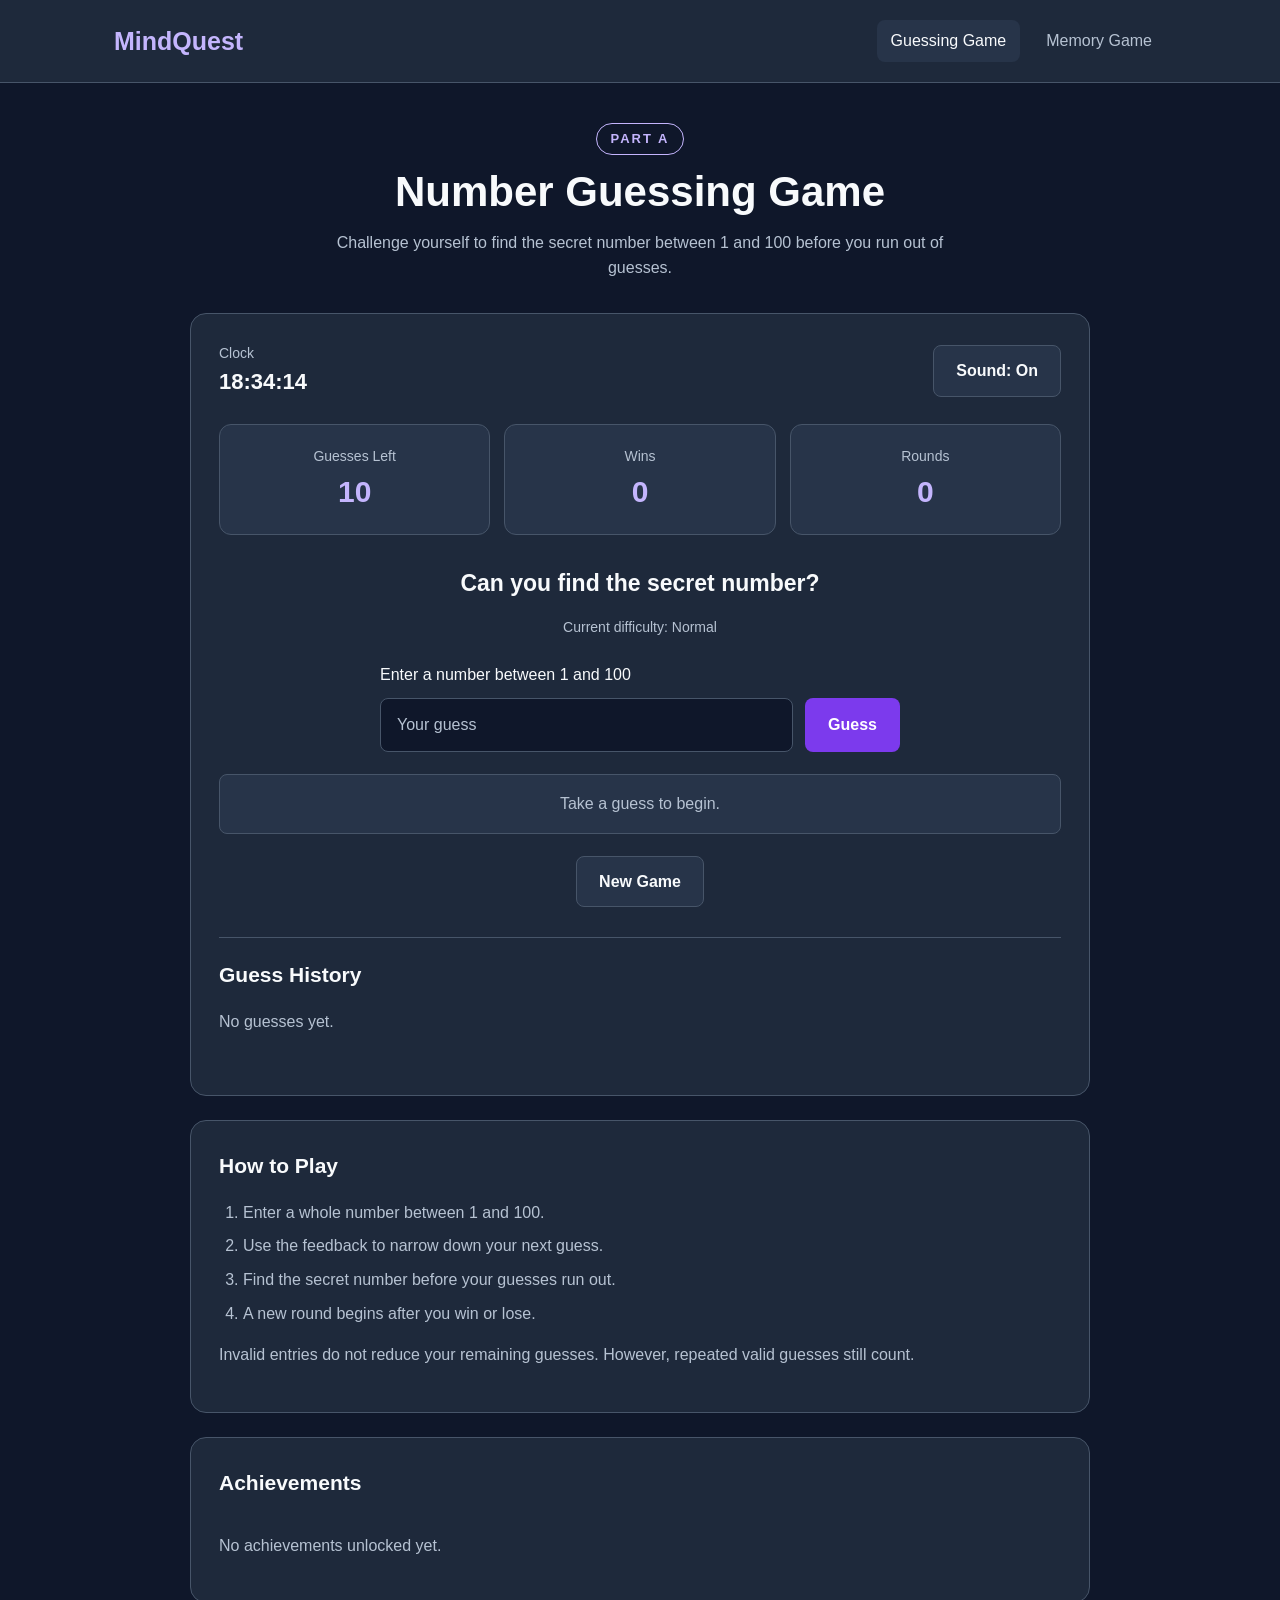
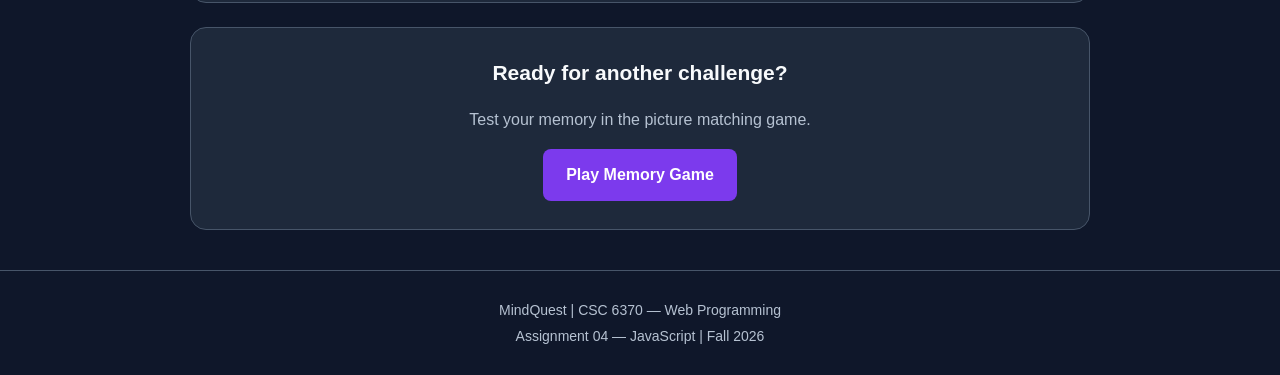
<file: index.html>
<!DOCTYPE html>
<html lang="en">
<head>
    <meta charset="UTF-8">
    <meta name="viewport" content="width=device-width, initial-scale=1.0">
    <title>MindQuest | Number Guessing Game</title>
    <link rel="stylesheet" href="css/style.css">
    <script src="js/guessing.js" defer></script>
</head>
<body>

    <!-- Navigation between the two games -->
    <header class="site-header">
        <nav class="navbar" aria-label="Main navigation">
            <a href="index.html" class="logo">MindQuest</a>

            <div class="nav-links">
                <a href="index.html" class="active" aria-current="page">
                    Guessing Game
                </a>
                <a href="memory.html">Memory Game</a>
            </div>
        </nav>
    </header>

    <main class="container">

        <section class="intro">
            <span class="tag">PART A</span>
            <h1>Number Guessing Game</h1>
            <p>
                Challenge yourself to find the secret number
                between 1 and 100 before you run out of guesses.
            </p>
        </section>

        <section class="game-panel" aria-label="Number guessing game">

            <!-- Clock and sound controls -->
            <div class="game-toolbar">
                <div class="clock-box">
                    <span class="small-label">Clock</span>
                    <span id="clock">--:--:--</span>
                </div>

                <button type="button" id="sound-toggle"
                        class="secondary-button" aria-pressed="true">
                    Sound: On
                </button>
            </div>

            <!-- Game statistics are updated using JavaScript -->
            <div class="stats-grid">
                <div class="stat-card">
                    <span class="small-label">Guesses Left</span>
                    <strong id="guesses-left">10</strong>
                </div>

                <div class="stat-card">
                    <span class="small-label">Wins</span>
                    <strong id="wins">0</strong>
                </div>

                <div class="stat-card">
                    <span class="small-label">Rounds</span>
                    <strong id="rounds">0</strong>
                </div>
            </div>

            <div class="guess-area">
                <h2>Can you find the secret number?</h2>

                <p id="difficulty-message">
                    Current difficulty: Normal
                </p>

                <!-- Using a form allows the player to press Enter -->
                <form id="guess-form" novalidate>
                    <label for="guess-input">
                        Enter a number between 1 and 100
                    </label>

                    <div class="input-group">
                        <input
                            type="number"
                            id="guess-input"
                            min="1"
                            max="100"
                            step="1"
                            placeholder="Your guess"
                            required
                        >

                        <button type="submit" class="primary-button">
                            Guess
                        </button>
                    </div>
                </form>

                <!-- Feedback is announced to screen-reader users -->
                <div id="feedback" class="feedback"
                     role="status" aria-live="polite">
                    Take a guess to begin.
                </div>

                <button type="button" id="restart-button"
                        class="secondary-button">
                    New Game
                </button>
            </div>

            <section class="history-section">
                <h2>Guess History</h2>
                <p id="empty-history">No guesses yet.</p>
                <ol id="guess-history" class="guess-history"></ol>
            </section>

        </section>

        <section class="information-panel">
            <h2>How to Play</h2>

            <ol>
                <li>Enter a whole number between 1 and 100.</li>
                <li>Use the feedback to narrow down your next guess.</li>
                <li>Find the secret number before your guesses run out.</li>
                <li>A new round begins after you win or lose.</li>
            </ol>

            <p>
                Invalid entries do not reduce your remaining guesses.
                However, repeated valid guesses still count.
            </p>
        </section>

        <!-- Players will earn badges as they complete milestones -->
        <section class="information-panel">
            <h2>Achievements</h2>

            <div id="achievements" class="achievement-grid">
                <p>No achievements unlocked yet.</p>
            </div>
        </section>

        <section class="next-game">
            <h2>Ready for another challenge?</h2>
            <p>Test your memory in the picture matching game.</p>
            <a href="memory.html" class="primary-button">
                Play Memory Game
            </a>
        </section>

    </main>

    <footer>
        <p>MindQuest | CSC 6370 — Web Programming</p>
        <p>Assignment 04 — JavaScript | Fall 2026</p>
    </footer>

</body>
</html>
</file>
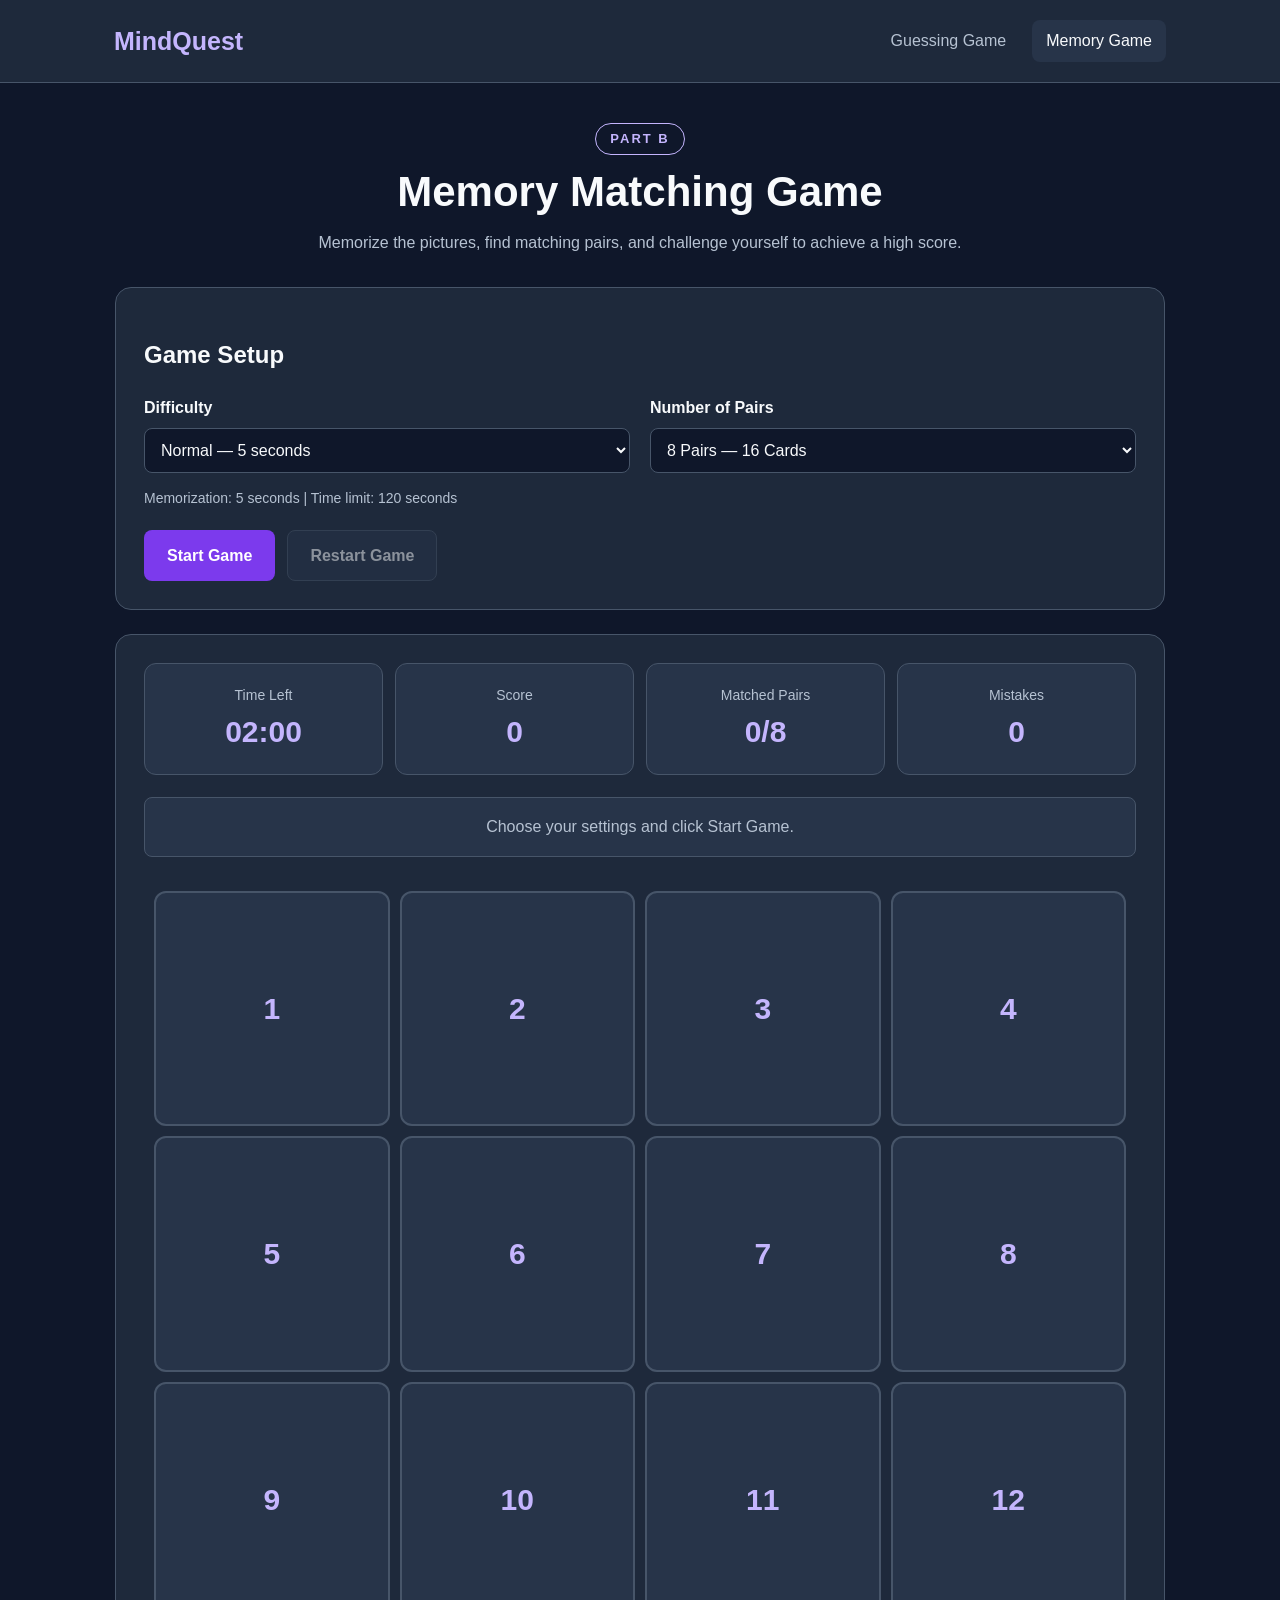
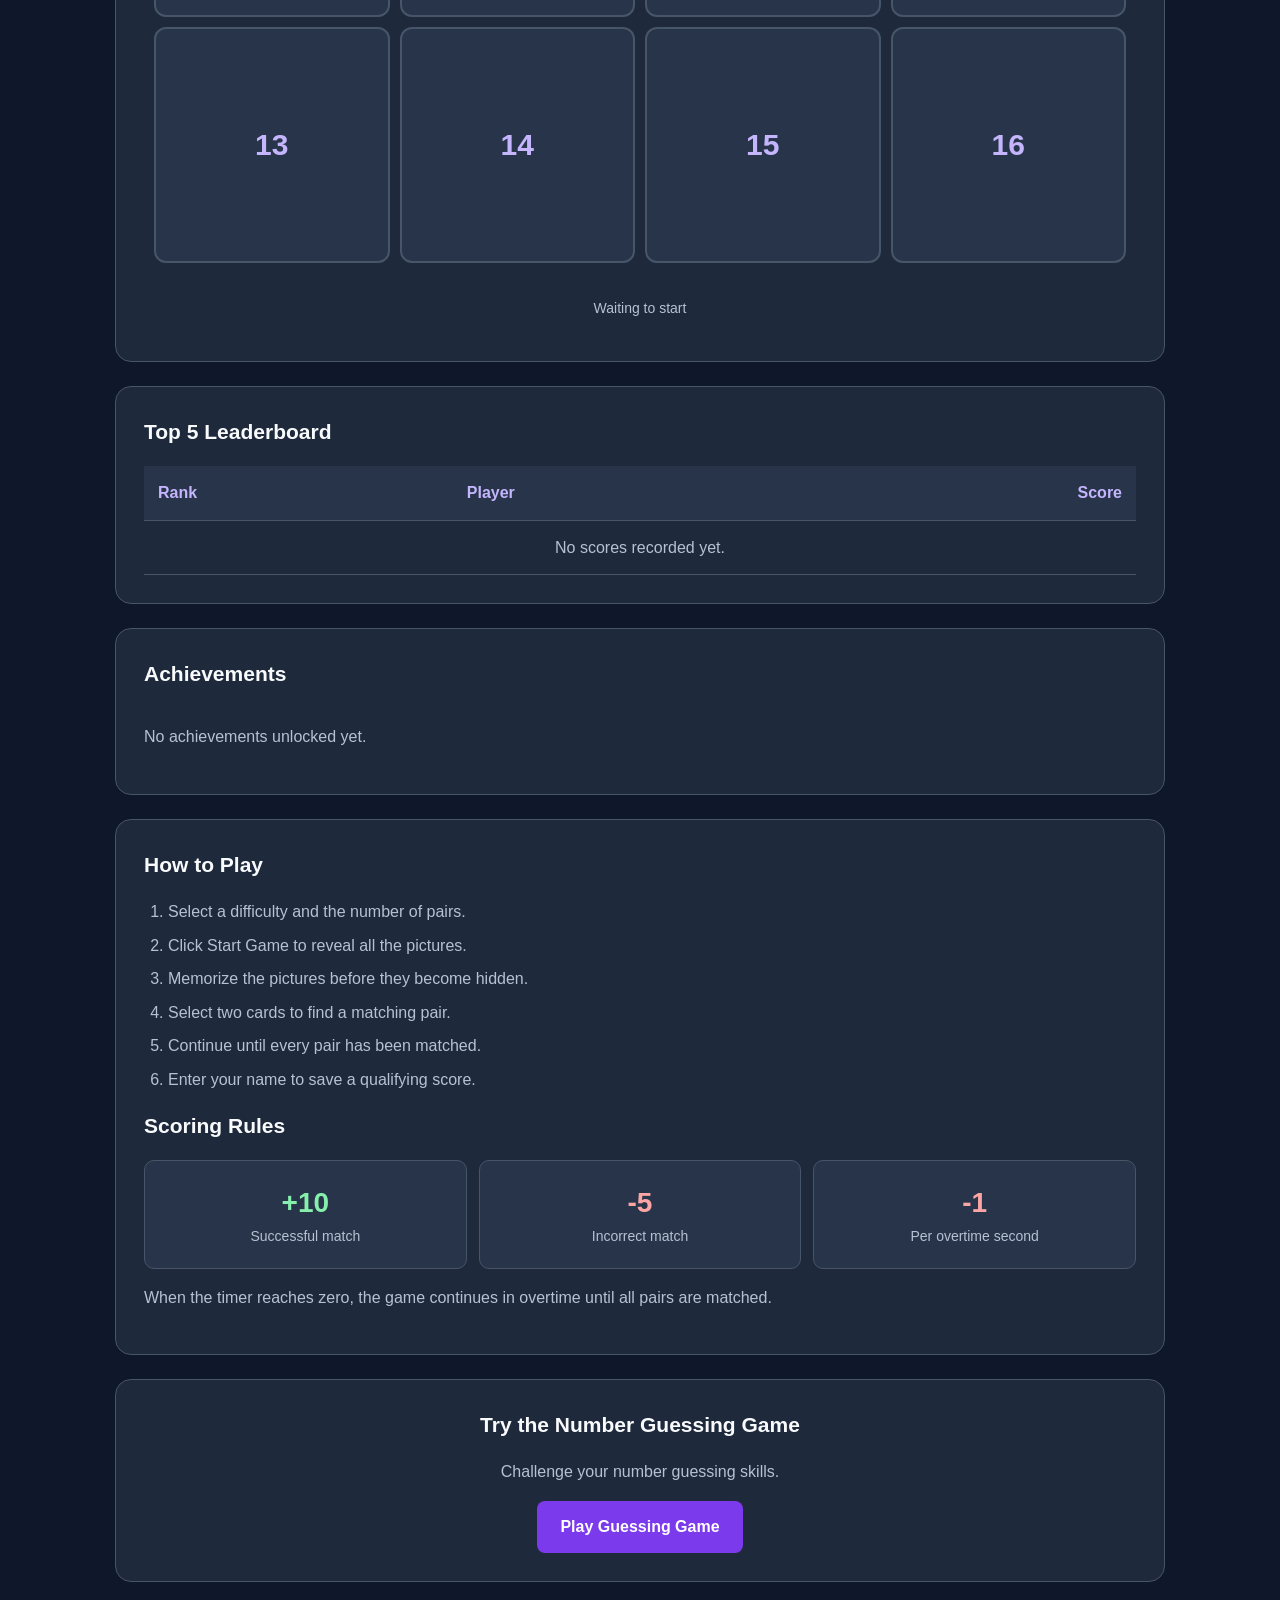
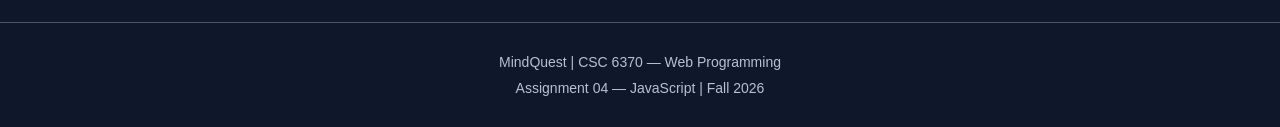
<file: memory.html>
<!DOCTYPE html>
<html lang="en">
<head>
    <meta charset="UTF-8">
    <meta name="viewport" content="width=device-width, initial-scale=1.0">
    <title>MindQuest | Memory Matching Game</title>
    <link rel="stylesheet" href="css/style.css">
    <link rel="stylesheet" href="css/memory.css">
    <script src="js/memory.js" defer></script>
</head>
<body>

    <!-- Navigation between the two games -->
    <header class="site-header">
        <nav class="navbar" aria-label="Main navigation">
            <a href="index.html" class="logo">MindQuest</a>

            <div class="nav-links">
                <a href="index.html">Guessing Game</a>
                <a href="memory.html" class="active" aria-current="page">
                    Memory Game
                </a>
            </div>
        </nav>
    </header>

    <main class="container memory-container">

        <section class="intro">
            <span class="tag">PART B</span>
            <h1>Memory Matching Game</h1>
            <p>
                Memorize the pictures, find matching pairs,
                and challenge yourself to achieve a high score.
            </p>
        </section>

        <!-- Players choose their settings before starting -->
        <section class="game-panel">
            <h2>Game Setup</h2>

            <div class="setup-grid">
                <div class="form-field">
                    <label for="difficulty">Difficulty</label>

                    <select id="difficulty">
                        <option value="easy">Easy — 8 seconds</option>
                        <option value="normal" selected>
                            Normal — 5 seconds
                        </option>
                        <option value="hard">Hard — 3 seconds</option>
                    </select>
                </div>

                <div class="form-field">
                    <label for="pair-count">Number of Pairs</label>

                    <select id="pair-count">
                        <option value="8">8 Pairs — 16 Cards</option>
                        <option value="10">10 Pairs — 20 Cards</option>
                        <option value="12">12 Pairs — 24 Cards</option>
                    </select>
                </div>
            </div>

            <p id="setup-description" class="muted-text">
                Memorization: 5 seconds | Time limit: 120 seconds
            </p>

            <div class="game-actions">
                <button type="button" id="start-game"
                        class="primary-button">
                    Start Game
                </button>

                <button type="button" id="restart-game"
                        class="secondary-button" disabled>
                    Restart Game
                </button>
            </div>
        </section>

        <section class="game-panel" aria-label="Memory matching game">

            <!-- These statistics will change during the game -->
            <div class="memory-stats">
                <div class="stat-card">
                    <span class="small-label">Time Left</span>
                    <strong id="time-left">02:00</strong>
                </div>

                <div class="stat-card">
                    <span class="small-label">Score</span>
                    <strong id="score">0</strong>
                </div>

                <div class="stat-card">
                    <span class="small-label">Matched Pairs</span>
                    <strong id="matched-pairs">0/8</strong>
                </div>

                <div class="stat-card">
                    <span class="small-label">Mistakes</span>
                    <strong id="mistakes">0</strong>
                </div>
            </div>

            <div id="memory-feedback" class="feedback"
                 role="status" aria-live="polite">
                Choose your settings and click Start Game.
            </div>

            <!-- JavaScript creates the cards inside this table -->
            <div class="board-wrapper">
                <table id="memory-board" class="memory-board"
                       aria-label="Memory game cards">
                    <tbody id="board-body"></tbody>
                </table>
            </div>

            <p id="game-phase" class="phase-label">
                Waiting to start
            </p>
        </section>

        <!-- The leaderboard will display saved scores -->
        <section class="information-panel">
            <h2>Top 5 Leaderboard</h2>

            <div class="leaderboard-wrapper">
                <table class="leaderboard-table">
                    <thead>
                        <tr>
                            <th scope="col">Rank</th>
                            <th scope="col">Player</th>
                            <th scope="col">Score</th>
                        </tr>
                    </thead>

                    <tbody id="leaderboard-body">
                        <tr>
                            <td colspan="3">No scores recorded yet.</td>
                        </tr>
                    </tbody>
                </table>
            </div>
        </section>

        <section class="information-panel">
            <h2>Achievements</h2>

            <div id="achievements" class="achievement-grid">
                <p>No achievements unlocked yet.</p>
            </div>
        </section>

        <section class="information-panel">
            <h2>How to Play</h2>

            <ol>
                <li>Select a difficulty and the number of pairs.</li>
                <li>Click Start Game to reveal all the pictures.</li>
                <li>Memorize the pictures before they become hidden.</li>
                <li>Select two cards to find a matching pair.</li>
                <li>Continue until every pair has been matched.</li>
                <li>Enter your name to save a qualifying score.</li>
            </ol>

            <h2>Scoring Rules</h2>

            <div class="scoring-grid">
                <div class="scoring-card">
                    <strong class="positive-points">+10</strong>
                    <span>Successful match</span>
                </div>

                <div class="scoring-card">
                    <strong class="negative-points">-5</strong>
                    <span>Incorrect match</span>
                </div>

                <div class="scoring-card">
                    <strong class="negative-points">-1</strong>
                    <span>Per overtime second</span>
                </div>
            </div>

            <p>
                When the timer reaches zero, the game continues
                in overtime until all pairs are matched.
            </p>
        </section>

        <section class="next-game">
            <h2>Try the Number Guessing Game</h2>
            <p>Challenge your number guessing skills.</p>

            <a href="index.html" class="primary-button">
                Play Guessing Game
            </a>
        </section>

    </main>

    <footer>
        <p>MindQuest | CSC 6370 — Web Programming</p>
        <p>Assignment 04 — JavaScript | Fall 2026</p>
    </footer>

</body>
</html>
</file>
<file: css/style.css>
/* Shared colors and spacing for both games */
:root {
    --background: #0f172a;
    --panel: #1e293b;
    --surface: #273449;
    --primary: #7c3aed;
    --primary-hover: #6d28d9;
    --accent: #c4b5fd;
    --text: #f8fafc;
    --muted: #b6c2d2;
    --border: #475569;
    --success: #86efac;
    --error: #fca5a5;
    --warning: #fde68a;
}

* {
    box-sizing: border-box;
}

body {
    margin: 0;
    background-color: var(--background);
    color: var(--text);
    font-family: Arial, Helvetica, sans-serif;
    line-height: 1.6;
}

a {
    color: inherit;
    text-decoration: none;
}

button,
input,
select {
    font: inherit;
}

button {
    cursor: pointer;
}

button:disabled {
    opacity: 0.5;
    cursor: not-allowed;
}

/* Keep keyboard navigation visible */
a:focus-visible,
button:focus-visible,
input:focus-visible,
select:focus-visible {
    outline: 3px solid var(--accent);
    outline-offset: 4px;
}

/* Navigation */
.site-header {
    background-color: var(--panel);
    border-bottom: 1px solid var(--border);
}

.navbar {
    max-width: 1100px;
    margin: 0 auto;
    padding: 20px 24px;
    display: flex;
    justify-content: space-between;
    align-items: center;
    gap: 20px;
}

.logo {
    font-size: 25px;
    font-weight: bold;
    color: var(--accent);
}

.nav-links {
    display: flex;
    flex-wrap: wrap;
    gap: 12px;
}

.nav-links a {
    padding: 8px 14px;
    border-radius: 8px;
    color: var(--muted);
}

.nav-links a:hover,
.nav-links a.active {
    background-color: var(--surface);
    color: var(--text);
}

/* Main page layout */
.container {
    width: min(900px, 92%);
    margin: 40px auto;
}

.intro {
    text-align: center;
    margin-bottom: 32px;
}

.tag {
    display: inline-block;
    padding: 5px 14px;
    border: 1px solid var(--accent);
    border-radius: 20px;
    color: var(--accent);
    font-size: 13px;
    font-weight: bold;
    letter-spacing: 2px;
}

.intro h1 {
    margin: 12px 0;
    font-size: clamp(28px, 5vw, 42px);
    line-height: 1.2;
}

.intro p {
    max-width: 650px;
    margin: 12px auto;
    color: var(--muted);
}

/* Shared panels */
.game-panel,
.information-panel,
.next-game {
    background-color: var(--panel);
    border: 1px solid var(--border);
    border-radius: 16px;
    padding: 28px;
    margin-bottom: 24px;
}

.game-toolbar {
    display: flex;
    justify-content: space-between;
    align-items: center;
    gap: 16px;
    margin-bottom: 24px;
}

.clock-box {
    display: flex;
    flex-direction: column;
}

#clock {
    font-size: 22px;
    font-weight: bold;
    font-variant-numeric: tabular-nums;
}

.small-label {
    color: var(--muted);
    font-size: 14px;
}

/* Game statistics */
.stats-grid {
    display: grid;
    grid-template-columns: repeat(3, 1fr);
    gap: 14px;
    margin-bottom: 30px;
}

.stat-card {
    background-color: var(--surface);
    border: 1px solid var(--border);
    border-radius: 12px;
    padding: 18px 10px;
    text-align: center;
}

.stat-card strong {
    display: block;
    font-size: 30px;
    color: var(--accent);
}

/* Guessing game controls */
.guess-area {
    text-align: center;
}

.guess-area h2 {
    margin-bottom: 8px;
    font-size: 23px;
}

#difficulty-message {
    color: var(--muted);
    font-size: 14px;
    margin-bottom: 24px;
}

#guess-form {
    max-width: 520px;
    margin: 0 auto;
}

#guess-form label {
    display: block;
    margin-bottom: 10px;
    text-align: left;
}

.input-group {
    display: flex;
    gap: 12px;
}

input[type="number"] {
    width: 100%;
    min-width: 0;
    padding: 13px 16px;
    border: 1px solid var(--border);
    border-radius: 8px;
    background-color: var(--background);
    color: var(--text);
}

input::placeholder {
    color: var(--muted);
}

/* Shared button styles */
.primary-button,
.secondary-button {
    display: inline-block;
    padding: 12px 22px;
    border-radius: 8px;
    font-weight: bold;
    text-align: center;
    transition: background-color 0.2s;
}

.primary-button {
    background-color: var(--primary);
    color: #ffffff;
    border: 1px solid transparent;
}

.primary-button:hover {
    background-color: var(--primary-hover);
}

.secondary-button {
    background-color: var(--surface);
    color: var(--text);
    border: 1px solid var(--border);
}

.secondary-button:hover {
    background-color: var(--border);
}

/* Different feedback styles will be applied by JavaScript */
.feedback {
    min-height: 60px;
    display: flex;
    align-items: center;
    justify-content: center;
    padding: 14px;
    margin: 22px 0;
    background-color: var(--surface);
    border: 1px solid var(--border);
    border-radius: 8px;
    color: var(--muted);
}

.feedback.success {
    color: var(--success);
    border-color: var(--success);
}

.feedback.error {
    color: var(--error);
    border-color: var(--error);
}

.feedback.warning {
    color: var(--warning);
    border-color: var(--warning);
}

/* Previous guesses */
.history-section {
    border-top: 1px solid var(--border);
    margin-top: 30px;
    padding-top: 20px;
}

.history-section h2,
.information-panel h2,
.next-game h2 {
    font-size: 21px;
    margin-top: 0;
}

#empty-history {
    color: var(--muted);
}

.guess-history {
    display: flex;
    flex-wrap: wrap;
    gap: 10px;
    padding: 0;
    list-style: none;
}

.guess-history li {
    background-color: var(--surface);
    border: 1px solid var(--border);
    border-radius: 8px;
    padding: 8px 14px;
}

/* Instructions and achievements */
.information-panel p,
.information-panel li,
.next-game p {
    color: var(--muted);
}

.information-panel ol {
    padding-left: 24px;
}

.information-panel li {
    margin-bottom: 8px;
}

.achievement-grid {
    display: grid;
    grid-template-columns: repeat(auto-fit, minmax(180px, 1fr));
    gap: 12px;
}

.next-game {
    text-align: center;
}

footer {
    padding: 24px;
    border-top: 1px solid var(--border);
    text-align: center;
    color: var(--muted);
    font-size: 14px;
}

footer p {
    margin: 4px 0;
}

/* Adjust the layout for smaller screens */
@media (max-width: 600px) {
    .navbar {
        flex-direction: column;
        padding: 16px;
    }

    .nav-links {
        justify-content: center;
    }

    .container {
        margin: 24px auto;
    }

    .game-panel,
    .information-panel,
    .next-game {
        padding: 18px;
    }

    .stats-grid {
        gap: 8px;
    }

    .stat-card {
        padding: 12px 5px;
    }

    .stat-card strong {
        font-size: 25px;
    }

    .small-label {
        font-size: 12px;
    }

    .input-group {
        flex-direction: column;
    }

    .input-group button {
        width: 100%;
    }
}

/* Respect the user's reduced-motion preference */
@media (prefers-reduced-motion: reduce) {
    * {
        transition: none;
    }
}
</file>
<file: css/memory.css>
/* Give the memory game more space for the card board. */
.memory-container {
    width: min(1050px, 94%);
}

/* Game setup controls */
.setup-grid {
    display: grid;
    grid-template-columns: repeat(2, 1fr);
    gap: 20px;
}

.form-field {
    display: flex;
    flex-direction: column;
    gap: 8px;
}

.form-field label {
    font-weight: bold;
}

.form-field select {
    width: 100%;
    padding: 12px;
    border: 1px solid var(--border);
    border-radius: 8px;
    background-color: var(--background);
    color: var(--text);
}

.muted-text {
    color: var(--muted);
    font-size: 14px;
}

.game-actions {
    display: flex;
    flex-wrap: wrap;
    gap: 12px;
    margin-top: 20px;
}

/* Statistics for the memory game */
.memory-stats {
    display: grid;
    grid-template-columns: repeat(4, 1fr);
    gap: 12px;
}

.memory-stats .stat-card strong {
    font-variant-numeric: tabular-nums;
}

#time-left.overtime {
    color: var(--error);
}

/* Memory game board */
.board-wrapper {
    width: 100%;
    margin: 24px auto;
}

.memory-board {
    width: 100%;
    table-layout: fixed;
    border-collapse: separate;
    border-spacing: 10px;
}

.memory-board td {
    padding: 0;
}

/* Each card is a button so it supports keyboard navigation. */
.memory-card {
    position: relative;
    display: flex;
    align-items: center;
    justify-content: center;
    width: 100%;
    aspect-ratio: 1 / 1;
    padding: 8px;
    overflow: hidden;
    background-color: var(--surface);
    border: 2px solid var(--border);
    border-radius: 12px;
    color: var(--accent);
    font-size: clamp(16px, 3vw, 30px);
    font-weight: bold;
    transition: background-color 0.2s,
                border-color 0.2s,
                transform 0.2s;
}

.memory-card:hover:not(:disabled) {
    border-color: var(--accent);
    transform: translateY(-3px);
}

/* Keep disabled preview cards visible. */
.memory-card:disabled {
    opacity: 1;
    cursor: default;
}

.memory-card img {
    display: block;
    width: 100%;
    height: 100%;
    object-fit: contain;
}

/* These classes will be used when the game becomes interactive. */
.memory-card.flipped {
    background-color: var(--background);
    border-color: var(--accent);
}

.memory-card.matched {
    background-color: var(--background);
    border-color: var(--success);
}

.memory-card.mismatch {
    border-color: var(--error);
}

.phase-label {
    color: var(--muted);
    text-align: center;
    font-size: 14px;
}

/* Leaderboard layout */
.leaderboard-wrapper {
    overflow-x: auto;
}

.leaderboard-table {
    width: 100%;
    border-collapse: collapse;
}

.leaderboard-table th,
.leaderboard-table td {
    padding: 14px;
    border-bottom: 1px solid var(--border);
    text-align: left;
    overflow-wrap: anywhere;
}

.leaderboard-table th {
    background-color: var(--surface);
    color: var(--accent);
}

.leaderboard-table td:last-child,
.leaderboard-table th:last-child {
    text-align: right;
}

.leaderboard-table td[colspan] {
    text-align: center;
    color: var(--muted);
}

/* Scoring rules */
.scoring-grid {
    display: grid;
    grid-template-columns: repeat(3, 1fr);
    gap: 12px;
}

.scoring-card {
    display: flex;
    flex-direction: column;
    align-items: center;
    justify-content: center;
    padding: 20px 10px;
    border: 1px solid var(--border);
    border-radius: 10px;
    background-color: var(--surface);
    text-align: center;
}

.scoring-card strong {
    font-size: 28px;
}

.scoring-card span {
    font-size: 14px;
    color: var(--muted);
}

.positive-points {
    color: var(--success);
}

.negative-points {
    color: var(--error);
}

/* Adjust the board and controls for smaller screens. */
@media (max-width: 600px) {
    .setup-grid {
        grid-template-columns: 1fr;
        gap: 14px;
    }

    .memory-stats {
        grid-template-columns: repeat(2, 1fr);
        gap: 8px;
    }

    .game-actions {
        flex-direction: column;
    }

    .game-actions button {
        width: 100%;
    }

    .memory-board {
        border-spacing: 5px;
    }

    .memory-card {
        padding: 4px;
        border-radius: 7px;
    }

    .scoring-grid {
        grid-template-columns: 1fr;
    }

    .leaderboard-table th,
    .leaderboard-table td {
        padding: 10px;
    }
}

/* Avoid unnecessary animations when reduced motion is enabled. */
@media (prefers-reduced-motion: reduce) {
    .memory-card {
        transition: none;
    }

    .memory-card:hover:not(:disabled) {
        transform: none;
    }
}
</file>
